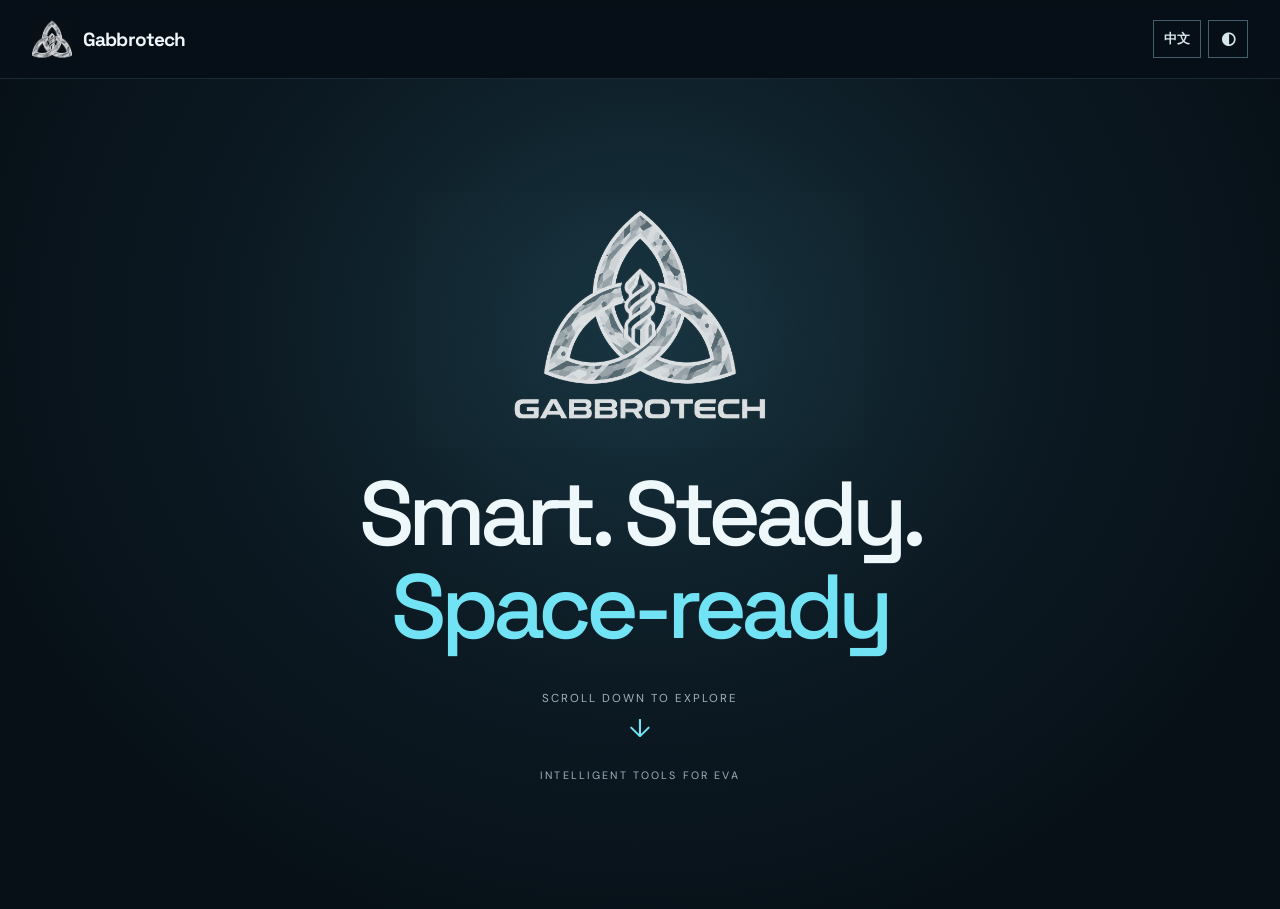
<file: index.html>
<!doctype html><html lang="en"><head><meta charset="utf-8"><meta name="viewport" content="width=device-width,initial-scale=1"><meta name="theme-color" content="#071017"><title>Gabbrotech — Intelligent Tools for the Work Beyond</title><meta name="description" content="Gabbrotech develops intelligent, modular hardware concepts for demanding EVA operations. Explore SmartTorque, a multifunction handheld tool platform."><link rel="icon" type="image/svg+xml" href="data:image/svg+xml,%3Csvg xmlns='http://www.w3.org/2000/svg' viewBox='0 0 64 64'%3E%3Crect width='64' height='64' fill='%23071017'/%3E%3Cpath d='M49 17H22L14 25v22h28l8-8V31H32v8h9v1H23V25h26z' fill='%2372e3f4'/%3E%3C/svg%3E"><link rel="stylesheet" href="/assets/site.css"><link rel="stylesheet" href="/assets/stage.css"><script>if(!location.hash)document.documentElement.classList.add("welcome-active");</script><script defer src="/assets/site.js"></script><script defer src="/assets/features.js"></script><script defer src="/assets/welcome.js"></script></head><body><a class="skip" href="#main">Skip to content</a><header class="site-header"><div class="wrap nav"><a class="brand" href="/" aria-label="Gabbrotech home"><span class="brand-mark" aria-hidden="true"><img src="/assets/gabbrotech-logo.png" alt=""></span>Gabbrotech</a><nav class="nav-links" id="navigation" aria-label="Main navigation"><a href="#about">Company</a><a href="#innovation">Innovation</a><a href="#technology">Technology</a><a href="#applications">Applications</a><a href="/smarttorque/">SmartTorque</a></nav><div class="nav-actions"><div class="display-controls"><button class="display-toggle language-toggle" type="button" data-ui="language" aria-label="Switch to Chinese">中文</button><button class="display-toggle theme-toggle" type="button" data-ui="theme" aria-label="Switch to light mode" title="Theme">◐</button></div><a class="nav-cta" href="/smarttorque/">Explore the product</a><button class="menu-toggle" type="button" aria-label="Toggle navigation" aria-controls="navigation" aria-expanded="false">☰</button></div></div></header><section class="welcome" id="welcome" aria-labelledby="welcome-title"><div class="welcome-logo" role="img" aria-label="Gabbrotech"><img class="welcome-emblem" src="/assets/gabbrotech-logo.png" alt="" aria-hidden="true"><img class="welcome-drill" src="/assets/gabbrotech-logo.png" alt="" aria-hidden="true"></div><h1 class="welcome-title" id="welcome-title" data-i18n-skip>Smart. Steady.<br><em>Space-ready</em></h1><a class="welcome-scroll" id="welcome-scroll" href="#about" aria-label="Scroll down to explore Gabbrotech" aria-hidden="true" aria-disabled="true" tabindex="-1" data-i18n-skip><span id="welcome-scroll-label">Scroll down to explore</span><span class="welcome-scroll-arrow" aria-hidden="true">↓</span></a><p class="welcome-footnote">Intelligent tools for EVA</p></section><main id="main"><section class="hero"><div class="wrap hero-grid"><div><div class="eyebrow">Gabbrotech / Intelligent EVA tools</div><h1 class="brand-headline" data-i18n-skip>Smart. Steady.<br><em>Space-ready</em></h1><p class="lede">Our mission is to design intelligent EVA tools that improve astronaut efficiency and operational safety. SmartTorque brings voice interaction, modular task heads, tool retention and readable feedback into one practical platform.</p><div class="hero-actions"><a class="btn btn-primary" href="/smarttorque/">Meet SmartTorque</a><a class="btn btn-ghost" href="#about">Our approach</a></div></div><div class="hero-media"><span class="media-index">01 / flagship platform</span><img class="hero-brand-logo" src="/assets/gabbrotech-logo.png" alt="Gabbrotech"><span class="media-label">SmartTorque / interactive assembly</span></div></div></section><div class="hero-bottom"><div class="wrap fact-row"><div class="fact"><strong>Intelligence at the interface</strong><span>Voice torque & head-lock control</span></div><div class="fact"><strong>One platform, multiple tasks</strong><span>Quick-change attachments</span></div><div class="fact"><strong>Control in every detail</strong><span>Precision-led operation</span></div></div></div><section class="section" id="about"><div class="wrap"><div class="section-head reveal"><div><div class="overline">01 / About Gabbrotech</div><h2>Intelligent tools. More confident astronauts.</h2></div><p class="section-intro">Our team starts with the realities of EVA: heavy gloves, repeated task changes and the need to keep every tool secure. These constraints guide our vision of tools that make complex operations easier to understand and carry out.</p></div><div class="about-grid"><div class="statement panel reveal"><small>Our mission</small><p>Design intelligent EVA tools that improve <span>efficiency and operational safety.</span></p></div><div class="aside-note panel reveal"><div><small>Flagship concept / SmartTorque</small><img class="company-logo" src="/assets/gabbrotech-logo.png" alt="Gabbrotech company logo"><h3>A multifunction EVA tool platform</h3><p>A powered tool platform supports interchangeable task heads, programmable motion, voice torque adjustment and attachment-lock control.</p></div><a class="btn btn-ghost" href="/smarttorque/">Explore the platform</a></div></div></div></section><section class="section" id="innovation"><div class="wrap"><div class="section-head reveal"><div><div class="overline">02 / Core advantages</div><h2>Four advantages. One practical platform</h2></div><p class="section-intro">Voice interaction, adaptable heads, retention hardware and clear LCD feedback address the practical demands of work outside the spacecraft.</p></div><div class="feature-grid core-four"><article class="feature panel reveal"><span class="num">01 / VOICE</span><div class="feature-interface voice-preview" data-i18n-skip><div class="interface-status"><span id="voice-preview-label">VOICE CONTROL</span><strong id="voice-preview-state">READY</strong></div><div class="signal-command"><select id="voice-preview-command" aria-label="Voice command"><option value="torque">Adjust torque</option><option value="unlock">Unlock attachment</option><option value="lock">Lock attachment</option></select><span class="signal-bars" aria-hidden="true"><i></i><i></i><i></i><i></i><i></i></span></div><button id="voice-preview-button" type="button">Try command</button></div><h3>Fewer input errors</h3><p>Voice commands adjust torque and lock or unlock the attachment, reducing manual input and helping avoid operating mistakes in heavy gloves.</p><a class="feature-detail" href="/smarttorque/?inspect=voice#explore">Inspect voice module <span aria-hidden="true">↗</span></a></article><article class="feature panel reveal"><span class="num">02 / MODULARITY</span><div class="feature-interface" data-i18n-skip><div class="interface-status"><span id="heads-preview-label">TASK HEAD</span><strong id="heads-preview-state">CUT</strong></div><div class="head-preview-options"><button type="button" data-preview-head="scissors" aria-pressed="true">Scissors</button><button type="button" data-preview-head="pliers" aria-pressed="false">Pliers</button><button type="button" data-preview-head="driver" aria-pressed="false">Nut driver</button></div><p class="head-preview-task" id="head-preview-task">Cut suitable material</p></div><h3>More tasks, one body</h3><p>Scissor, plier and nut-driver heads adapt the same powered body to different operating modes and tasks.</p><a class="feature-detail" id="head-preview-link" href="/smarttorque/?head=scissors#explore" data-i18n-skip><span id="head-preview-link-label">View working head</span><span aria-hidden="true">↗</span></a></article><article class="feature panel reveal"><span class="num">03 / RETENTION</span><div class="feature-interface" data-i18n-skip><div class="interface-status"><span id="retention-preview-label">TETHER PATH</span><strong id="retention-preview-state">CHECK</strong></div><div class="retention-preview-path"><span id="retention-collar-label">Printed collar</span><b aria-hidden="true">→</b><span id="retention-ring-label">Curved ring</span></div><button id="retention-preview-button" type="button" aria-pressed="false">Verify connection</button></div><h3>Keep the tool with you</h3><p>A printed collar, curved ring and locked attachments are designed to reduce the risk of losing tools or components.</p><a class="feature-detail" href="/smarttorque/?inspect=retention#explore">Inspect tether parts <span aria-hidden="true">↗</span></a></article><article class="feature panel reveal"><span class="num">04 / FEEDBACK</span><div class="feature-interface lcd-preview" data-i18n-skip><div class="interface-status"><span id="lcd-preview-label">LCD / FEEDBACK</span><strong id="lcd-preview-state">READY</strong></div><dl><dt id="lcd-torque-label">TORQUE</dt><dd data-lcd-preset>PRESET</dd><dt id="lcd-speed-label">SPEED</dt><dd data-lcd-preset>PRESET</dd><dt id="lcd-turns-label">TURNS</dt><dd data-lcd-preset>PRESET</dd></dl><button id="lcd-preview-button" type="button">Next status</button></div><h3>State at a glance</h3><p>The LCD makes device parameters and working status visible, so the operator can review settings before acting.</p><a class="feature-detail" href="/smarttorque/?inspect=lcd#explore">Inspect LCD feedback <span aria-hidden="true">↗</span></a></article></div><p class="fineprint">Interactive previews of the operating workflow</p><div class="design-values reveal"><span>Simple interfaces</span><span>Intelligent assistance</span><span>Practical utility</span><span>Industrial precision</span></div></div></section><section class="section contrast" id="why"><div class="wrap"><div class="section-head reveal"><div><div class="overline">03 / Why it matters</div><h2>The smallest delay can shape the whole task.</h2></div><p class="section-intro">EVA work combines heavy gloves, limited time and unforgiving operating conditions. SmartTorque addresses practical sources of lost motion.</p></div><div class="problem-list"><article class="problem reveal"><span>01</span><h3>Glove-limited input</h3><p>Voice control of torque and attachment locks, together with a readable LCD, reduces reliance on detailed button sequences.</p></article><article class="problem reveal"><span>02</span><h3>Repeated tool changes</h3><p>Common coupling lets operators move between compatible operations with fewer separate devices.</p></article><article class="problem reveal"><span>03</span><h3>Loose hardware risk</h3><p>Tethering and locked attachments support deliberate handling in microgravity.</p></article><article class="problem reveal"><span>04</span><h3>Variable task demands</h3><p>Programmable limits make rotational tasks easier to define and repeat.</p></article></div></div></section><section class="section tech-band" id="technology"><div class="wrap tech-grid"><div class="reveal"><div class="overline">04 / Technology highlights</div><h2>Control from command to motion.</h2><p class="section-intro">The product concept combines an onboard voice-recognition module, LCD feedback and an Arduino-based control board with the mechanical tool platform.</p><div class="tech-list"><div><strong>Configurable operation</strong><span>Preset torque, rotational speed and turn count; stop or alert when a defined condition is reached.</span></div><div><strong>Integrated feedback</strong><span>The LCD presents device parameters and key operating information where the user can check it.</span></div><div><strong>Environment-focused design</strong><span>Structural, material and electronic protection is being designed for vacuum, temperature variation, radiation and electromagnetic interference.</span></div></div></div><div class="system-graphic reveal" aria-label="System overview showing voice and LCD interfaces connected to an Arduino-based control board and modular powered output"><div class="system-row"><div class="system-node"><strong>Voice commands</strong><small>Adjust torque · lock / unlock</small></div><div class="system-arrow">→</div><div class="system-node"><strong>LCD display</strong><small>Review settings and state</small></div></div><div class="system-core">Arduino-based control board</div><div class="system-row"><div class="system-node"><strong>Motor control</strong><small>Torque · speed · turns</small></div><div class="system-arrow">→</div><div class="system-node"><strong>Modular output</strong><small>Locked task attachment</small></div></div></div></div></section><section class="section" id="applications"><div class="wrap"><div class="section-head reveal"><div><div class="overline">05 / Applications</div><h2>One platform. A broader work envelope.</h2></div><p class="section-intro">SmartTorque is conceived for maintenance tasks that benefit from adaptable handling and controlled powered motion.</p></div><div class="applications"><article class="application reveal"><span class="app-no">01 / ORBITAL</span><div><h3>External maintenance</h3><p>Fastening, handling and component work around spacecraft exteriors.</p></div></article><article class="application reveal"><span class="app-no">02 / SURFACE</span><div><h3>Infrastructure servicing</h3><p>Support for repeated field tasks across future surface systems.</p></div></article><article class="application reveal"><span class="app-no">03 / ROBOTICS</span><div><h3>Hardware intervention</h3><p>Tool-assisted adjustments and repairs where precise settings matter.</p></div></article></div></div></section><section class="cta-band"><div class="wrap cta-inner"><div><div class="overline" data-i18n-skip>Smart. Steady. Space-ready.</div><h2>Discover the thinking inside SmartTorque.</h2></div><a class="btn btn-primary" href="/smarttorque/">Explore SmartTorque</a></div></section></main><footer class="site-footer"><div class="wrap"><div class="footer-grid"><div><a class="brand" href="/"><span class="brand-mark" aria-hidden="true"><img src="/assets/gabbrotech-logo.png" alt=""></span>Gabbrotech</a><p>Intelligent hardware concepts for work in demanding environments.</p></div><div class="footer-links"><a href="#about">Company</a><a href="#technology">Technology</a><a href="/smarttorque/">SmartTorque</a></div></div><div class="footer-bottom"><span>© 2026 Gabbrotech. Product concept and specifications subject to validation.</span><span>Designed for deliberate action.</span></div></div></footer></body></html>
</file>
<file: assets/site.css>
@import url('https://fonts.googleapis.com/css2?family=DM+Sans:wght@400;500;600;700&family=Space+Grotesk:wght@400;500;600;700&display=swap');
:root{--bg:#071017;--bg2:#0b1720;--panel:#101f29;--panel2:#132630;--line:#29404c;--text:#eef7fa;--muted:#a0b3bd;--cyan:#72e3f4;--blue:#4b9dce;--display:'Space Grotesk',Arial,sans-serif;--body:'DM Sans',Arial,sans-serif}
*{box-sizing:border-box}html{scroll-behavior:smooth}body{margin:0;background:var(--bg);color:var(--text);font-family:var(--body);font-size:16px;line-height:1.6}body::before{content:'';position:fixed;inset:0;pointer-events:none;opacity:.14;background-image:linear-gradient(rgba(137,196,222,.15) 1px,transparent 1px),linear-gradient(90deg,rgba(137,196,222,.15) 1px,transparent 1px);background-size:72px 72px;mask-image:linear-gradient(to bottom,#000,transparent 80%);z-index:-1}a{color:inherit;text-decoration:none}button{font:inherit}img{max-width:100%;display:block}.skip{position:absolute;top:-50px;left:12px;padding:9px 16px;background:var(--cyan);color:#071017;z-index:100}.skip:focus{top:12px}.wrap{width:min(100% - 64px,1300px);margin:auto}.site-header{border-bottom:1px solid rgba(113,157,177,.2);background:rgba(7,16,23,.87);backdrop-filter:blur(18px);position:sticky;top:0;z-index:50}.nav{min-height:78px;display:flex;align-items:center;justify-content:space-between;gap:28px}.brand{display:flex;align-items:center;gap:11px;font:700 1.19rem var(--display);letter-spacing:-.045em;white-space:nowrap}.brand-mark{display:grid;place-items:center;width:35px;height:35px;border:1.6px solid var(--cyan);color:var(--cyan);font:700 1rem var(--display);clip-path:polygon(0 0,100% 0,100% 73%,74% 100%,0 100%)}.nav-links{display:flex;align-items:center;gap:35px}.nav-links a{font-size:.88rem;color:#c9d7dc;transition:color .2s}.nav-links a:hover,.nav-links a[aria-current=page]{color:var(--cyan)}.nav-actions{display:flex;align-items:center;gap:20px}.nav-cta{border:1px solid #4e7180;padding:9px 17px;color:#f1fbfd;font-size:.84rem;font-weight:700;letter-spacing:.01em;transition:.2s}.nav-cta:hover{border-color:var(--cyan);color:var(--cyan)}.menu-toggle{display:none;border:0;background:none;color:var(--text);font-size:1.6rem;cursor:pointer}.eyebrow{font-size:.76rem;letter-spacing:.22em;text-transform:uppercase;font-weight:700;color:var(--cyan)}.eyebrow::before{content:'';display:inline-block;width:27px;height:1px;background:currentColor;vertical-align:middle;margin-right:12px}.hero{position:relative;overflow:hidden}.hero-grid{display:grid;grid-template-columns:minmax(0, .95fr) minmax(0,1.05fr);min-height:660px;align-items:center;gap:35px;padding-top:58px;padding-bottom:72px}.hero h1,.product-hero h1{font:500 clamp(3.5rem,6vw,6.4rem)/.98 var(--display);letter-spacing:-.077em;margin:27px 0}.hero h1 em,.product-hero h1 em{font-style:normal;color:var(--cyan)}.lede{font-size:1.12rem;color:#b6cbd3;max-width:600px;line-height:1.68}.hero-actions{display:flex;flex-wrap:wrap;gap:12px;margin-top:35px}.btn{display:inline-flex;justify-content:center;align-items:center;min-height:47px;padding:12px 22px;border:1px solid var(--cyan);font-size:.9rem;font-weight:700;letter-spacing:.015em;transition:background .2s,color .2s,transform .2s}.btn:hover{transform:translateY(-2px)}.btn-primary{background:var(--cyan);color:#071017}.btn-primary:hover{background:#a3f0f8}.btn-ghost{border-color:#4d6672;color:var(--text)}.btn-ghost:hover{border-color:var(--cyan);color:var(--cyan)}.hero-media{position:relative;aspect-ratio:1.18;background:radial-gradient(circle at 50% 45%,#163947 0,#0b1d27 42%,#08131b 73%);border:1px solid #24414d;overflow:hidden}.hero-media::before{content:'';position:absolute;inset:5%;border:1px solid rgba(114,227,244,.15);border-radius:50%;transform:rotate(-22deg) scaleY(.76)}.hero-media img{width:100%;height:100%;object-fit:cover;mix-blend-mode:screen}.media-index{position:absolute;left:22px;top:20px;z-index:2;color:#9db8c2;font-size:.72rem;letter-spacing:.18em;text-transform:uppercase}.media-label{position:absolute;right:20px;bottom:20px;color:#d4e9ed;font-size:.72rem;letter-spacing:.12em;text-transform:uppercase;z-index:2}.hero-bottom{border-top:1px solid var(--line);border-bottom:1px solid var(--line);background:#0b1821}.fact-row{display:grid;grid-template-columns:repeat(3,1fr)}.fact{padding:23px 31px;border-right:1px solid var(--line)}.fact:first-child{padding-left:0}.fact:last-child{border:0}.fact strong{display:block;font:500 1.22rem var(--display);letter-spacing:-.04em}.fact span{font-size:.79rem;text-transform:uppercase;letter-spacing:.11em;color:#85a4b1}.section{padding:122px 0}.section-head{display:grid;grid-template-columns:1fr 1fr;align-items:end;gap:64px;margin-bottom:52px}.section h2{font:500 clamp(2.45rem,4vw,4.4rem)/1.06 var(--display);letter-spacing:-.065em;margin:18px 0 0}.section-intro{color:var(--muted);font-size:1.08rem;max-width:560px;margin:0 0 5px}.overline{font-size:.75rem;letter-spacing:.2em;text-transform:uppercase;color:var(--cyan);font-weight:700}.panel{background:linear-gradient(145deg,#11242f,#0b1821);border:1px solid #29424e}.about-grid{display:grid;grid-template-columns:1.15fr .85fr;gap:20px}.statement{min-height:300px;padding:46px;display:flex;flex-direction:column;justify-content:space-between}.statement p{font:400 clamp(1.5rem,2.3vw,2.55rem)/1.25 var(--display);letter-spacing:-.04em;max-width:680px;margin:0}.statement p span{color:var(--cyan)}.statement small,.aside-note small{font-size:.74rem;letter-spacing:.17em;text-transform:uppercase;color:#86a8b7}.aside-note{padding:38px;display:flex;flex-direction:column;justify-content:space-between;gap:35px}.aside-note h3{font:500 1.6rem/1.2 var(--display);margin:0;letter-spacing:-.04em}.aside-note p{color:var(--muted);margin:13px 0 0}.feature-grid{display:grid;grid-template-columns:repeat(3,1fr);gap:18px}.feature{min-height:350px;padding:31px;display:flex;flex-direction:column}.feature .num{font-size:.76rem;letter-spacing:.15em;color:var(--cyan)}.feature h3{font:500 1.85rem/1.12 var(--display);letter-spacing:-.05em;margin:auto 0 12px}.feature p{color:var(--muted);margin:0}.feature-symbol{width:70px;height:70px;border:1px solid #3b6370;border-radius:50%;margin-top:34px;position:relative}.feature-symbol::before,.feature-symbol::after{content:'';position:absolute;border:1px solid var(--cyan)}.feature-symbol.one::before{inset:14px;border-radius:50%;border-right-color:transparent}.feature-symbol.one::after{height:1px;width:32px;left:18px;top:34px;border:0;background:var(--cyan)}.feature-symbol.two::before{width:22px;height:22px;left:10px;top:23px;transform:rotate(45deg)}.feature-symbol.two::after{width:22px;height:22px;right:10px;top:23px;transform:rotate(45deg)}.feature-symbol.three::before{inset:13px;border-radius:50%}.feature-symbol.three::after{width:30px;height:30px;top:19px;left:19px;border-radius:50%;border-left-color:transparent}.contrast{background:#d9e6e9;color:#0b1a22}.contrast .overline{color:#175b74}.contrast .section-intro{color:#3b5967}.problem-list{display:grid;grid-template-columns:repeat(4,1fr);border-top:1px solid #9cb3bc}.problem{padding:28px 22px 0 0}.problem:not(:last-child){border-right:1px solid #9cb3bc;margin-right:23px}.problem span{color:#126b84;font:600 1.3rem var(--display)}.problem h3{font:600 1.15rem var(--display);letter-spacing:-.03em}.problem p{color:#435e68;font-size:.94rem}.tech-band{position:relative;overflow:hidden;background:radial-gradient(circle at 70% 30%,#123747,#071017 58%);border-top:1px solid #25414d;border-bottom:1px solid #25414d}.tech-grid{display:grid;grid-template-columns:.9fr 1.1fr;gap:60px;align-items:center}.tech-list{display:grid;gap:0;margin-top:32px}.tech-list div{padding:19px 0;border-top:1px solid var(--line)}.tech-list strong{display:block;font:500 1.12rem var(--display)}.tech-list span{display:block;color:var(--muted);font-size:.92rem;margin-top:5px}.system-graphic{padding:42px;border:1px solid #34525f;background:#0b1b25;min-height:470px;display:grid;align-content:center;gap:12px}.system-row{display:grid;grid-template-columns:1fr 38px 1fr;align-items:center;gap:12px}.system-node{min-height:94px;padding:18px;border:1px solid #3e6875;background:#112a34}.system-node strong{display:block;font:.95rem var(--display);color:#f1fbfd}.system-node small{display:block;color:#98b4be;margin-top:7px}.system-arrow{text-align:center;color:var(--cyan);font-size:1.3rem}.system-core{padding:23px;border:1px solid var(--cyan);background:rgba(68,182,205,.08);text-align:center;font:500 1.3rem var(--display)}.applications{display:grid;grid-template-columns:repeat(3,1fr);gap:18px}.application{padding:30px;min-height:230px;display:flex;flex-direction:column;justify-content:space-between;border:1px solid var(--line);background:#0c1922}.application .app-no{font-size:.75rem;color:var(--cyan);letter-spacing:.18em}.application h3{font:500 1.45rem var(--display);letter-spacing:-.04em;margin:0 0 8px}.application p{color:var(--muted);margin:0;font-size:.92rem}.cta-band{padding:75px 0;background:#12323e;border-top:1px solid #2d5d6c}.cta-inner{display:flex;justify-content:space-between;align-items:center;gap:35px}.cta-inner h2{font:500 clamp(2.2rem,3.4vw,3.8rem)/1.06 var(--display);letter-spacing:-.06em;max-width:650px;margin:10px 0 0}.site-footer{padding:45px 0 28px;background:#050c11}.footer-grid{display:flex;align-items:start;justify-content:space-between;gap:30px}.footer-grid p{max-width:400px;color:#8fa5ae;font-size:.9rem}.footer-links{display:flex;gap:40px;font-size:.85rem;color:#bfd0d5}.footer-links a:hover{color:var(--cyan)}.footer-bottom{display:flex;justify-content:space-between;gap:20px;border-top:1px solid #23333c;margin-top:55px;padding-top:18px;color:#7e959f;font-size:.75rem}.product-hero{overflow:hidden;background:radial-gradient(circle at 75% 40%,#123746 0,transparent 45%)}.product-hero .hero-grid{min-height:620px}.product-hero h1{font-size:clamp(3.3rem,5.7vw,6.1rem)}.product-meta{display:flex;gap:30px;flex-wrap:wrap;margin-top:42px;padding-top:19px;border-top:1px solid #3d5a66}.product-meta span{font-size:.74rem;letter-spacing:.16em;text-transform:uppercase;color:#8bb2c0}.feature-lines{display:grid;grid-template-columns:repeat(2,1fr);gap:17px}.feature-line{padding:29px;min-height:210px}.feature-line h3{font:500 1.5rem var(--display);letter-spacing:-.04em;margin:14px 0 12px}.feature-line p{color:var(--muted);margin:0;font-size:.94rem}.attachment-tabs{display:flex;gap:4px;border-bottom:1px solid var(--line);margin:38px 0 0}.attachment-tabs button{border:0;border-bottom:2px solid transparent;background:none;color:#a9bec7;padding:15px 24px;cursor:pointer;text-align:left}.attachment-tabs button[aria-selected=true]{color:var(--cyan);border-color:var(--cyan)}.attachment-detail{display:grid;grid-template-columns:1fr 1fr;min-height:320px;border:1px solid var(--line);background:#0f202a}.attachment-visual{display:grid;place-items:center;background:radial-gradient(circle,#1e4351,#0b1a23 66%);border-right:1px solid var(--line)}.attachment-visual svg{width:min(58%,220px);height:auto;color:var(--cyan)}.attachment-copy{padding:48px;display:flex;flex-direction:column;justify-content:center}.attachment-copy h3{font:500 2rem var(--display);margin:0 0 12px;letter-spacing:-.05em}.attachment-copy p{color:var(--muted);max-width:450px}.attachment-copy small{color:var(--cyan);text-transform:uppercase;letter-spacing:.14em}.steps{display:grid;grid-template-columns:repeat(4,1fr);gap:15px}.step{padding:28px;border-top:2px solid #4e91a5;background:#0e1e27}.step b{color:var(--cyan);font:500 1.7rem var(--display)}.step h3{font:500 1.2rem var(--display);margin:45px 0 8px}.step p{color:var(--muted);font-size:.93rem;margin:0}.metrics-intro{padding:18px 22px;background:#16303b;border-left:2px solid var(--cyan);color:#c3d7dd;max-width:840px;margin-bottom:30px}.metric-groups{display:grid;grid-template-columns:repeat(3,1fr);gap:16px}.metric-group{border:1px solid var(--line);padding:26px;background:#0d1b24}.metric-group h3{font:500 1.35rem var(--display);margin:0 0 20px}.metric-group ul{padding:0;margin:0;list-style:none}.metric-group li{padding:15px 0;border-top:1px solid #29414d}.metric-group strong{display:block;font-size:.95rem}.metric-group span{display:block;font-size:.83rem;color:var(--muted);margin-top:4px}.metric-group .pending{font-size:.7rem;text-transform:uppercase;letter-spacing:.11em;color:var(--cyan)}.architecture{display:grid;grid-template-columns:1fr 1fr;gap:35px;align-items:start}.component-list{display:grid;gap:10px}.component{padding:20px 25px;border:1px solid var(--line);background:#10222c}.component strong{font:500 1.05rem var(--display)}.component p{color:var(--muted);margin:7px 0 0;font-size:.9rem}.architecture-note{padding:37px;border:1px solid #376170;background:linear-gradient(145deg,#153440,#0a1922)}.architecture-note h3{font:500 2.1rem/1.16 var(--display);letter-spacing:-.05em;margin:0 0 20px}.architecture-note p{color:#a6c0c9}.fineprint{font-size:.78rem;color:#89a1aa;margin-top:22px}.reveal{opacity:0;transform:translateY(18px);transition:opacity .7s,transform .7s}.reveal.visible{opacity:1;transform:none}a:focus-visible,button:focus-visible{outline:2px solid var(--cyan);outline-offset:3px}@media(max-width:980px){.wrap{width:min(100% - 40px,1300px)}.hero-grid{grid-template-columns:1fr;min-height:0;padding-top:70px}.hero-media{aspect-ratio:1.65}.section-head{gap:25px}.tech-grid{grid-template-columns:1fr}.system-graphic{min-height:0}.steps{grid-template-columns:repeat(2,1fr)}}@media(max-width:720px){.nav{min-height:66px}.menu-toggle{display:block}.nav-links{display:none;position:absolute;top:65px;left:0;right:0;padding:18px 22px 25px;background:#0a1a22;border-bottom:1px solid var(--line);flex-direction:column;align-items:stretch;gap:17px}.nav-links.open{display:flex}.nav-actions .nav-cta{display:none}.hero-grid{padding-top:57px;padding-bottom:48px;gap:38px}.hero h1,.product-hero h1{font-size:clamp(3rem,13vw,4.2rem)}.hero-media{aspect-ratio:1.15}.fact-row,.feature-grid,.applications,.metric-groups{grid-template-columns:1fr}.fact{border-right:0;border-bottom:1px solid var(--line);padding:17px 0}.section{padding:77px 0}.section-head,.about-grid,.attachment-detail,.architecture{grid-template-columns:1fr;gap:28px}.section-head{margin-bottom:35px}.statement{padding:29px;min-height:260px}.aside-note{padding:29px}.feature{min-height:260px}.contrast .problem-list{grid-template-columns:1fr 1fr}.problem{border:0!important;margin:0!important;padding:20px 12px 0 0}.system-graphic{padding:19px}.system-row{grid-template-columns:1fr 20px 1fr}.system-node{padding:10px;min-height:100px}.application{min-height:190px}.cta-inner,.footer-grid{flex-direction:column;align-items:flex-start}.footer-bottom{flex-direction:column}.attachment-visual{min-height:240px;border-right:0;border-bottom:1px solid var(--line)}.attachment-copy{padding:30px}.attachment-tabs button{padding:14px 12px;font-size:.87rem}.steps{grid-template-columns:1fr 1fr}.step h3{margin-top:24px}}@media(max-width:420px){.wrap{width:min(100% - 32px,1300px)}.hero-actions .btn{width:100%}.steps,.contrast .problem-list{grid-template-columns:1fr}.system-node small{font-size:.72rem}}
/* Display preferences */
.display-controls{display:flex;align-items:center;gap:7px}.display-toggle{min-width:40px;height:38px;padding:0 10px;border:1px solid #425f6b;background:transparent;color:#d6e7ec;cursor:pointer;font-size:.8rem;font-weight:700}.theme-toggle{font-size:1.08rem}.display-toggle:hover{border-color:var(--cyan);color:var(--cyan)}
html[data-theme="light"]{--bg:#edf3f5;--bg2:#e3ecef;--panel:#f5f8f9;--panel2:#e7eff2;--line:#b5c7ce;--text:#162a34;--muted:#536c77;color-scheme:light}
html[data-theme="light"] body{background:#edf3f5;color:#162a34}
html[data-theme="light"] body::before{opacity:.12;background-image:linear-gradient(rgba(31,77,92,.2) 1px,transparent 1px),linear-gradient(90deg,rgba(31,77,92,.2) 1px,transparent 1px)}
html[data-theme="light"] .site-header{background:rgba(241,247,249,.92);border-color:rgba(50,87,101,.22)}
html[data-theme="light"] .brand,html[data-theme="light"] .nav-links a,html[data-theme="light"] .nav-cta,html[data-theme="light"] .display-toggle,html[data-theme="light"] .menu-toggle{color:#17313c}
html[data-theme="light"] .brand-mark{color:#12647b;border-color:#12647b}
html[data-theme="light"] .display-toggle{border-color:#9bb1ba}
html[data-theme="light"] .hero,.html[data-theme="light"] .product-hero{background:radial-gradient(circle at 75% 40%,#d9e9ee 0,transparent 48%)}
html[data-theme="light"] .hero h1,html[data-theme="light"] .product-hero h1,html[data-theme="light"] .section h2,html[data-theme="light"] .feature h3,html[data-theme="light"] .feature-line h3,html[data-theme="light"] .aside-note h3,html[data-theme="light"] .cta-inner h2{color:#162a34}
html[data-theme="light"] .lede,html[data-theme="light"] .section-intro,html[data-theme="light"] .feature p,html[data-theme="light"] .feature-line p,html[data-theme="light"] .statement p,html[data-theme="light"] .aside-note p,html[data-theme="light"] .application p,html[data-theme="light"] .architecture-note p,html[data-theme="light"] .component p,html[data-theme="light"] .step p{color:#4d6570}
html[data-theme="light"] .hero-bottom,html[data-theme="light"] .panel,html[data-theme="light"] .feature,html[data-theme="light"] .feature-line,html[data-theme="light"] .application,html[data-theme="light"] .step,html[data-theme="light"] .metric-group,html[data-theme="light"] .component,html[data-theme="light"] .system-graphic,html[data-theme="light"] .system-node,html[data-theme="light"] .attachment-detail,html[data-theme="light"] .metric-group{background:#f6f9fa;border-color:#c1d0d5}
html[data-theme="light"] .tech-band{background:radial-gradient(circle at 70% 30%,#d6e8ed,#edf3f5 58%);border-color:#c1d0d5}
html[data-theme="light"] .system-node strong,html[data-theme="light"] .system-core,html[data-theme="light"] .metric-group h3,html[data-theme="light"] .metric-group strong,html[data-theme="light"] .component strong,html[data-theme="light"] .step h3,html[data-theme="light"] .application h3{color:#17313c}
html[data-theme="light"] .system-core{background:#e3f3f6}
html[data-theme="light"] .attachment-visual{background:radial-gradient(circle,#deedf1,#f3f7f8 66%);border-color:#c1d0d5}
html[data-theme="light"] .attachment-copy p,html[data-theme="light"] .metric-group span,html[data-theme="light"] .system-node small{color:#536c77}
html[data-theme="light"] .cta-band{background:#d8e9ed;border-color:#b5cbd2}
html[data-theme="light"] .site-footer{background:#e1eaed}
html[data-theme="light"] .site-footer .brand,html[data-theme="light"] .site-footer p,html[data-theme="light"] .site-footer .footer-links,html[data-theme="light"] .footer-bottom{color:#425d68}
html[data-theme="light"] .product-stage{background:radial-gradient(ellipse at 46% 53%,#d4e7ec 0,#e8f0f2 48%,#edf3f5 100%)}
html[data-theme="light"] .viewer-topline{color:#294b58;background:rgba(235,244,247,.65);border-color:rgba(56,107,124,.2)}
html[data-theme="light"] .viewer-top-controls button,html[data-theme="light"] .viewer-action{background:#e1eef1;color:#184052;border-color:#8baeb9}
html[data-theme="light"] .viewer-hint,html[data-theme="light"] .stage-foot{color:#4d6570}
html[data-theme="light"] .part-panel{background:rgba(239,247,249,.82);border-color:rgba(55,103,119,.42)}
html[data-theme="light"] .part-panel-top,html[data-theme="light"] .part-selector h3{color:#486672;border-color:#bfd0d5}
html[data-theme="light"] .part-copy p{color:#536c77}
html[data-theme="light"] .part-button{background:#e1ecef;color:#1c3944}
html[data-theme="light"] .part-button:hover,html[data-theme="light"] .part-button[aria-pressed=true]{background:#d1e8ee}
html[data-theme="light"] .metric-groups li,html[data-theme="light"] .fact,html[data-theme="light"] .tech-list div{border-color:#c4d3d8}
html[data-theme="light"] .product-stage .stage-intro h1{color:#172f3a}
@media(max-width:720px){.nav-actions{gap:9px}.nav-actions .display-controls{gap:4px}.display-toggle{min-width:36px;height:35px;padding:0 7px}.display-controls{order:0}.nav-actions .nav-cta{display:none}.nav .menu-toggle{display:block}}

/* Exact company mark supplied by Gabbrotech */
.brand-mark{position:relative;width:40px;height:40px;overflow:hidden;background:#fff;border:1px solid rgba(20,54,82,.22);clip-path:none}
.brand-mark img{position:absolute;width:94px;max-width:none;height:auto;left:-27px;top:-2px}
.company-logo{width:min(100%,280px);padding:9px 13px;background:#fff;border:1px solid rgba(20,54,82,.18);margin-top:18px}
/* Preserve the supplied mark; blend its white backdrop into each page theme. */
.brand-mark,html[data-theme="light"] .brand-mark{background:transparent;border:0}
.company-logo{background:transparent;padding:0;border:0}
.brand-mark img,.company-logo{filter:grayscale(1) invert(1);mix-blend-mode:screen}
html[data-theme="light"] .brand-mark img,html[data-theme="light"] .company-logo{filter:none;mix-blend-mode:multiply}
.architecture-note,html[data-theme="light"] .architecture-note{color:#eef7fa}
.architecture-note h3,html[data-theme="light"] .architecture-note h3{color:#eef7fa}
.architecture-note p,html[data-theme="light"] .architecture-note p{color:#c0d3dc}
.architecture-note .fineprint,html[data-theme="light"] .architecture-note .fineprint{color:#a9c1cc}
.architecture-note .overline,html[data-theme="light"] .architecture-note .overline{color:#88e2ef}
/* Keep the mission label and statement together, regardless of the logo card height. */
.about-grid{align-items:start}
.statement{justify-content:flex-start;gap:24px;min-height:0;padding:clamp(26px,3.5vw,46px)}
.statement p{margin:0;line-height:1.4;max-width:24ch}
html[lang="zh-CN"] .statement p{max-width:none;letter-spacing:-.02em;line-height:1.5;word-break:normal;text-wrap:pretty}
/* The About heading is a navigation focus target, not an interactive control. */
#about h2[tabindex="-1"]:focus{outline:none}
</file>
<file: assets/stage.css>
.product-stage{position:relative;padding:48px 0 36px;background:radial-gradient(ellipse at 46% 53%,#123848 0,#07131b 48%,#071017 100%)}
.home-preview-mark{position:absolute;inset:0;display:grid;place-items:center;font:500 clamp(7rem,18vw,15rem)/1 var(--display);letter-spacing:-.16em;color:transparent;-webkit-text-stroke:2px rgba(114,227,244,.7);text-shadow:0 0 65px rgba(38,147,182,.3);transform:skewX(-12deg) translateX(-.04em)}
.stage-intro{display:grid;grid-template-columns:1fr 360px;gap:50px;align-items:end;margin-bottom:40px}
.stage-intro h1{font:500 clamp(2.8rem,5.4vw,5.7rem)/1.02 var(--display);letter-spacing:-.07em;margin:20px 0 0;max-width:800px}
.stage-intro h1 em{font-style:normal;color:var(--cyan)}
.stage-intro .lede{margin:0 0 5px;font-size:1rem}
.brand-promise{margin-top:14px;font-size:.78rem;letter-spacing:.14em;color:var(--cyan)}
.retention-grid{display:grid;grid-template-columns:1fr 1fr;gap:24px}.retention-card{padding:clamp(24px,4vw,44px)}.retention-card h3{font-size:1.45rem;margin:0 0 25px}.connection-path{display:flex;align-items:center;gap:12px;min-height:85px}.connection-path span{flex:1;padding:15px 10px;border:1px solid var(--line);font-size:.9rem;text-align:center}.connection-path b{font-weight:400;color:var(--cyan)}.retention-card p{color:var(--muted);margin:25px 0}.retention-card .btn{margin-top:5px}
@media(min-width:1001px){.viewer-topline{padding-right:calc(min(360px,29vw) + clamp(22px,4vw,72px) + 24px)}}
@media(min-width:681px) and (max-width:1000px){.viewer-topline{padding-right:calc(min(340px,35vw) + 4vw + 24px)}}
@media(max-width:760px){.retention-grid{grid-template-columns:1fr}.connection-path{gap:8px}.connection-path span{font-size:.8rem;padding:12px 7px}}
.explorer-grid{display:block;position:relative;width:100%;max-width:none;min-height:clamp(620px,78vh,900px);margin-left:0;margin-right:0;background:transparent}
.viewer-shell{position:absolute;inset:0;min-height:0;overflow:hidden;border:0;background:transparent}
.viewer-topline{position:absolute;z-index:4;top:0;left:0;right:0;padding:17px 22px;display:flex;justify-content:space-between;gap:20px;border-bottom:1px solid rgba(123,193,210,.2);font-size:.7rem;letter-spacing:.18em;color:#a5c7d0;background:rgba(6,17,24,.55)}
.viewer-topline span:last-child{color:var(--cyan)}
.viewer-top-controls{display:flex;align-items:center;gap:14px}.viewer-top-controls button{display:grid;place-items:center;width:29px;height:29px;border:1px solid #5b8795;background:#14323d;color:var(--cyan);font-size:1.25rem;line-height:1;cursor:pointer}.viewer-top-controls button:hover,.viewer-top-controls button[aria-pressed=true]{background:#285666;border-color:var(--cyan)}
.viewer-canvas{position:absolute;inset:0}
.viewer-canvas canvas{display:block;width:100%;height:100%;cursor:grab}
.viewer-canvas canvas:active{cursor:grabbing}
.viewer-loading{position:absolute;z-index:2;top:50%;left:50%;transform:translate(-50%,-50%);padding:12px 20px;background:rgba(5,15,21,.85);border:1px solid #426471;color:#d4e8ee;text-align:center;width:min(80%,420px)}
.viewer-loading[hidden]{display:none}
.viewer-hint{position:absolute;z-index:4;bottom:84px;left:22px;right:22px;font-size:.78rem;color:#91abb5;pointer-events:none}
.viewer-actions{position:absolute;z-index:4;left:22px;right:22px;bottom:20px;display:flex;gap:9px}
.viewer-action{background:#13313d;color:#e6f8fa;border:1px solid #5b8795;padding:9px 15px;cursor:pointer;font-size:.84rem;font-weight:700}
.viewer-action:hover:not(:disabled){background:#1d4a59;border-color:var(--cyan)}
.viewer-action:disabled{opacity:.45;cursor:not-allowed}
.part-panel{position:absolute;z-index:5;right:clamp(22px,4vw,72px);top:22px;bottom:22px;width:min(360px,29vw);display:flex;flex-direction:column;min-width:0;background:rgba(12,30,40,.78);border:1px solid rgba(93,143,159,.42);backdrop-filter:blur(18px)}
.part-panel-top{display:flex;justify-content:space-between;gap:10px;padding:18px 22px;border-bottom:1px solid #345766;color:#9ebac5;font-size:.69rem;letter-spacing:.16em}
.part-copy{padding:32px 25px 22px;min-height:260px}
.part-copy h2{font:500 2.1rem/1.1 var(--display);letter-spacing:-.05em;margin:15px 0}
.part-copy p{color:#abc0c9;font-size:.95rem;margin:0}
.part-selector{padding:0 25px 24px;min-height:0;flex:1;display:flex;flex-direction:column}
.part-selector h3{font:600 .75rem var(--body);text-transform:uppercase;letter-spacing:.16em;color:#8faebb;margin:0 0 9px}
.part-list{display:grid;gap:4px;overflow-y:auto;max-height:300px;padding-right:5px}
.part-button{width:100%;display:flex;align-items:center;gap:13px;text-align:left;padding:12px 10px;border:1px solid transparent;background:#17313d;color:#d0e3e9;cursor:pointer}
.part-button:hover,.part-button[aria-pressed=true]{border-color:#67cde4;background:#1b4351}
.part-button span{font-size:.73rem;color:var(--cyan);letter-spacing:.1em}
.part-button strong{font-size:.87rem;font-weight:600;overflow:hidden;text-overflow:ellipsis;white-space:nowrap}
.stage-foot{display:flex;justify-content:space-between;gap:20px;padding-top:18px;color:#8faab4;font-size:.75rem;letter-spacing:.04em}
.stage-foot a{color:var(--cyan)}
@media(max-width:1000px){.stage-intro{grid-template-columns:1fr}.part-panel{width:min(340px,35vw)}.part-copy{min-height:0}.part-list{max-height:240px}}
@media(max-width:680px){.product-stage{padding-top:24px}.stage-intro{gap:8px;margin-bottom:18px}.stage-intro h1{font-size:clamp(2.1rem,9vw,3.2rem);margin:9px 0 0}.stage-intro .lede{font-size:.86rem;line-height:1.45}.feature-lines{grid-template-columns:1fr}.explorer-grid{width:100%;margin:0;min-height:0;padding:0 16px}.viewer-shell{position:relative;inset:auto;min-height:430px;height:68vh;max-height:620px}.part-panel{position:relative;inset:auto;width:auto;display:flex;border:0;border-top:1px solid rgba(93,143,159,.42);background:rgba(12,30,40,.54);backdrop-filter:blur(10px)}.part-copy{padding:22px}.part-selector{padding:0 22px 20px}.part-list{max-height:180px}.viewer-hint{bottom:88px;font-size:.7rem}.stage-foot{flex-direction:column}}
@media(prefers-reduced-motion:reduce){.reveal{opacity:1;transform:none;transition:none}html{scroll-behavior:auto}}
.head-switcher{position:absolute;left:22px;top:76px;z-index:4;max-width:calc(100% - 440px)}
.head-switcher-label{font-size:.68rem;letter-spacing:.18em;color:var(--muted);margin-bottom:9px}
.head-options{display:flex;flex-wrap:wrap;gap:7px}
.head-options button{border:1px solid #486c7a;background:rgba(9,27,37,.83);color:#b9d1db;padding:9px 15px;font-size:.85rem;cursor:pointer}
.head-options button[aria-pressed="true"]{border-color:var(--cyan);background:#164250;color:#e4f8fb}
.head-options button:disabled{opacity:.4;cursor:wait}
.head-switcher p{max-width:520px;font-size:.84rem;line-height:1.5;color:var(--muted);margin:11px 0}
html[data-theme="light"] .head-options button{background:rgba(244,249,251,.94);color:#224653;border-color:#99b5c0}
html[data-theme="light"] .head-options button[aria-pressed="true"]{background:#cfeaf0;border-color:#23728a;color:#174759}
html[lang="zh-CN"]{--body:"Microsoft YaHei","PingFang SC",system-ui,sans-serif;--display:"Microsoft YaHei","PingFang SC",system-ui,sans-serif}
html[lang="zh-CN"] h1,html[lang="zh-CN"] h2{letter-spacing:0;line-height:1.2;font-weight:600}
html[lang="zh-CN"] .stage-intro h1{font-size:clamp(2.6rem,4.7vw,5rem);max-width:900px}
html[lang="zh-CN"] .hero h1{font-size:clamp(3rem,5.2vw,5.5rem)}
html[lang="zh-CN"] .eyebrow,html[lang="zh-CN"] .overline{letter-spacing:.08em}
html[lang="zh-CN"] .part-copy h2{font-size:1.8rem}
html[lang="zh-CN"] .section h2{font-size:clamp(2rem,3.5vw,3.5rem);max-width:780px}
@media(max-width:1000px){.head-switcher{max-width:calc(100% - 380px)}}
@media(max-width:680px){.head-switcher{left:16px;right:16px;top:68px;max-width:none}.head-options button{padding:7px 10px;font-size:.76rem}.head-switcher p{font-size:.76rem}.viewer-topline{padding:14px 16px}.viewer-shell{min-height:560px;height:76vh;max-height:720px}html[lang="zh-CN"] .stage-intro h1{font-size:clamp(2rem,8.4vw,3.3rem)}}
.display-toggle{white-space:nowrap;flex-shrink:0}.nav-actions{flex-shrink:0}
@media(max-width:1100px){.nav{min-height:70px;gap:20px}.menu-toggle{display:block}.nav-actions .nav-cta{display:none}.nav-links{display:none;position:absolute;top:69px;left:0;right:0;padding:20px 24px;background:#0a1a22;border-bottom:1px solid var(--line);flex-direction:column;align-items:stretch;gap:17px}.nav-links.open{display:flex}html[data-theme="light"] .nav-links{background:#f2f7f9}}
@media(min-width:681px){.viewer-topline{right:calc(min(340px,35vw) + 4vw + 20px);padding-right:22px;letter-spacing:.08em}.viewer-top-controls{gap:9px}.viewer-top-controls span{font-size:.65rem}}
@media(min-width:1001px){.viewer-topline{right:calc(min(360px,29vw) + clamp(22px,4vw,72px) + 20px)}}
html[data-theme="light"]{--cyan:#17657d}
html[data-theme="light"] .viewer-topline{background:rgba(232,242,246,.8);color:#3c6474}
html[data-theme="light"] .viewer-top-controls button{background:#e3f0f5;color:#175e75;border-color:#93b0bd}
.brand-headline{font-family:'Space Grotesk',Arial,sans-serif!important;letter-spacing:-.055em!important;font-weight:500!important}
.stage-intro .brand-headline{font-size:clamp(3.4rem,6.4vw,6.5rem);line-height:1.05;margin-top:24px;max-width:950px}
html[lang="zh-CN"] .stage-intro .brand-headline{font-size:clamp(3.4rem,6.4vw,6.5rem);line-height:1.05}
.core-four{grid-template-columns:repeat(4,1fr)}.core-four .feature{padding:26px;min-height:345px}.core-four .feature h3{font-size:1.5rem}.core-four .feature p{font-size:.94rem}
.feature-symbol.four::before{inset:18px 10px;border-radius:2px}.feature-symbol.four::after{left:20px;top:29px;width:26px;height:8px;border-width:0 0 1px 0}
.design-values{display:flex;justify-content:space-between;gap:20px;flex-wrap:wrap;border-top:1px solid var(--line);padding:22px 0 0;margin-top:30px;color:var(--muted);font-size:.9rem}
.hero-media .hero-brand-logo{position:absolute;inset:18% 8%;width:84%;height:64%;object-fit:contain;filter:grayscale(1) invert(1);mix-blend-mode:screen}
html[data-theme="light"] .hero-media{background:radial-gradient(circle,#dae9ed,#edf3f5);border-color:#b8cdd4}
html[data-theme="light"] .hero-media .hero-brand-logo{filter:none;mix-blend-mode:multiply}
.motion-console{margin:0 22px 20px;padding:16px 0;border-top:1px solid var(--line);border-bottom:1px solid var(--line)}
.motion-toolbar{display:flex;gap:7px;align-items:center;flex-wrap:wrap}.motion-toolbar button{background:transparent;color:var(--text);border:1px solid var(--line);padding:7px 10px;font-size:.77rem;cursor:pointer}.motion-toolbar button[aria-pressed=true]{background:#174451;border-color:var(--cyan);color:#e6f8fa}.motion-toolbar button:disabled{opacity:.4;cursor:wait}.motion-toolbar span{font-size:.63rem;letter-spacing:.08em;color:var(--cyan);margin-left:auto}
.drive-label{display:block;font-size:.72rem;color:var(--muted);margin:14px 0 8px}.drive-row{display:flex;align-items:center;gap:12px}.drive-row input{width:100%;min-width:0;accent-color:var(--cyan);cursor:ew-resize}.drive-row output{font-variant-numeric:tabular-nums;font-size:.8rem;min-width:36px;color:var(--cyan)}.motion-console p{font-size:.77rem;color:var(--muted);line-height:1.4;margin:10px 0 7px}.motion-console small{display:block;font-size:.66rem;color:var(--muted);line-height:1.4}
.part-copy{min-height:0;padding:22px 25px 16px}.part-copy p{font-size:.86rem;line-height:1.5}.part-copy h2{font-size:1.7rem;margin:10px 0}.part-panel{bottom:16px}
@media(max-width:1000px){.core-four{grid-template-columns:1fr 1fr}.part-copy{padding:18px 20px 12px}.part-copy h2,html[lang="zh-CN"] .part-copy h2{font-size:1.5rem}.motion-console{margin:0 20px 12px}.motion-console small{font-size:.63rem}}
@media(max-width:680px){.core-four{grid-template-columns:1fr}.stage-intro .brand-headline,html[lang="zh-CN"] .stage-intro .brand-headline{font-size:clamp(2.8rem,10vw,4.5rem)}.motion-console{margin:0 22px 18px}.part-panel{bottom:auto}.part-copy{padding:22px}.stage-intro{margin-bottom:24px}}
.hero .brand-headline,html[lang="zh-CN"] .hero .brand-headline{font-size:clamp(3.4rem,6.6vw,6.4rem);line-height:1.05;max-width:11ch}
@media(max-width:680px){.hero .brand-headline,html[lang="zh-CN"] .hero .brand-headline{font-size:clamp(2.8rem,10.5vw,4.5rem)}}
/* Brand welcome: exact supplied logo, split into an emblem and a moving drill. */
.welcome{display:none}
html.welcome-active .welcome{display:flex;min-height:calc(100svh - 70px);padding:30px 24px 42px;flex-direction:column;align-items:center;justify-content:center;gap:20px;text-align:center;position:relative;isolation:isolate;background:radial-gradient(ellipse at 50% 30%,#173440 0%,#0c1a23 43%,#071017 78%)}
html.welcome-active #main,html.welcome-active .site-footer{display:none}
html.welcome-active .nav-links,html.welcome-active .nav-cta,html.welcome-active .menu-toggle{display:none!important}
.welcome-logo{width:clamp(280px,35vw,530px);aspect-ratio:1659/948;position:relative;perspective:850px;flex:0 0 auto}
.welcome-logo img{position:absolute;inset:0;width:100%;height:100%;max-width:none;filter:grayscale(1) invert(1);mix-blend-mode:screen}
.welcome-emblem{clip-path:polygon(evenodd,0% 0%,100% 0%,100% 100%,0% 100%,0% 0%,50% 29.1%,53.65% 35.2%,53.8% 38.3%,53.3% 41%,53.85% 44.1%,53.65% 46.7%,53.3% 48.2%,53.8% 50.3%,53.65% 52.5%,53.7% 56.9%,50% 61.7%,46.3% 56.9%,46.3% 53.5%,46.2% 50.6%,46.7% 48%,46.35% 46.1%,46.3% 43.2%,46.65% 41.2%,46.2% 38.5%,46.3% 36.2%,47.55% 33.65%,50% 29.1%,0% 0%);animation:emblem-arrive .9s ease both}
.welcome-drill{clip-path:polygon(50% 29.1%,53.65% 35.2%,53.8% 38.3%,53.3% 41%,53.85% 44.1%,53.65% 46.7%,53.3% 48.2%,53.8% 50.3%,53.65% 52.5%,53.7% 56.9%,50% 61.7%,46.3% 56.9%,46.3% 53.5%,46.2% 50.6%,46.7% 48%,46.35% 46.1%,46.3% 43.2%,46.65% 41.2%,46.2% 38.5%,46.3% 36.2%,47.55% 33.65%);transform-origin:50% 45%;animation:drill-rise 2.4s cubic-bezier(.22,.61,.36,1) .25s both}
.welcome-title,html[lang="zh-CN"] .welcome-title{font:500 clamp(3.3rem,7.1vw,7.2rem)/1.03 'Space Grotesk',Arial,sans-serif;letter-spacing:-.065em;margin:0;color:var(--text)}
.welcome-title em{font-style:normal;color:var(--cyan)}
.welcome-footnote{font-size:.67rem;letter-spacing:.2em;color:var(--muted);margin:2px 0 0;text-transform:uppercase}
html[data-theme="light"].welcome-active .welcome{background:radial-gradient(ellipse at 50% 30%,#d7e7ec 0%,#edf3f5 70%)}
html[data-theme="light"] .welcome-logo img{filter:none;mix-blend-mode:multiply}
html.welcome-leaving .welcome{animation:welcome-exit .4s ease forwards;pointer-events:none}
@keyframes emblem-arrive{from{opacity:0;transform:translateY(8px)}to{opacity:1;transform:translateY(0)}}
@keyframes drill-rise{0%{opacity:0;transform:translateY(18%) rotateY(-720deg)}12%{opacity:1}100%{opacity:1;transform:translateY(0) rotateY(0deg)}}
@keyframes welcome-exit{to{opacity:0;transform:translateY(-14px)}}
@media(max-width:680px){html.welcome-active .welcome{gap:22px;padding:24px 16px 38px;min-height:calc(100svh - 66px)}.welcome-logo{width:min(88vw,360px)}.welcome-title,html[lang="zh-CN"] .welcome-title{font-size:clamp(2.9rem,10vw,4.2rem)}.welcome-footnote{font-size:.59rem;letter-spacing:.15em}}
@media(prefers-reduced-motion:reduce){.welcome-emblem,.welcome-drill,html.welcome-leaving .welcome{animation:none}}

/* Composite the clipped logo before blending with the cover surface. */
.welcome-logo{mix-blend-mode:screen}.welcome-logo img{mix-blend-mode:normal}
html[data-theme="light"] .welcome-logo{mix-blend-mode:multiply}html[data-theme="light"] .welcome-logo img{mix-blend-mode:normal}
.feature-interface{margin:26px 0 24px;padding:14px;border:1px solid var(--line);min-height:162px;background:rgba(55,109,128,.075);display:flex;flex-direction:column;gap:12px}
.feature-interface button{font:500 .72rem var(--body);border:1px solid var(--line);background:transparent;color:var(--text);padding:8px 9px;cursor:pointer;transition:background .2s,border-color .2s}
.feature-interface button:hover,.feature-interface button[aria-pressed="true"]{border-color:var(--cyan);background:rgba(55,109,128,.18)}
.interface-status{display:flex;justify-content:space-between;align-items:center;gap:8px;font-size:.64rem;letter-spacing:.05em;color:var(--muted)}
.interface-status strong{color:var(--cyan);font-weight:500;font-size:.67rem}
.signal-command{display:flex;align-items:center;justify-content:space-between;gap:10px;min-height:28px}.signal-command code{font-size:.69rem;color:var(--text)}
.signal-bars{height:27px;display:flex;align-items:center;gap:3px}.signal-bars i{width:3px;height:9px;background:var(--cyan);transform-origin:center}.signal-bars i:nth-child(2n){height:18px}.signal-bars i:nth-child(3n){height:25px}.is-active .signal-bars i{animation:preset-signal .85s ease both}.is-active .signal-bars i:nth-child(2n){animation-delay:.1s}
.head-preview-options{display:grid;grid-template-columns:repeat(3,1fr);gap:4px}.head-preview-options button{font-size:.65rem;padding:9px 3px}.head-preview-task{margin:0!important;min-height:23px;font-size:.76rem;color:var(--text)!important}
.retention-preview-path{display:flex;align-items:center;justify-content:space-between;gap:8px;min-height:28px;font-size:.65rem;color:var(--text)}.retention-preview-path b{color:var(--cyan)}
.lcd-preview{font-family:'Space Grotesk',monospace;font-variant-numeric:tabular-nums}.lcd-preview dl{display:grid;grid-template-columns:1fr auto;gap:5px;font-size:.63rem;margin:0}.lcd-preview dt{color:var(--muted)}.lcd-preview dd{color:var(--text);margin:0}.lcd-preview .interface-status strong{font-family:var(--body)}
.feature .feature-interface + h3{margin:0 0 12px}.feature-detail{margin-top:auto;padding-top:18px;color:var(--cyan);font-size:.76rem;display:inline-flex;justify-content:space-between;gap:12px}.feature-detail:hover{text-decoration:underline}.core-four .feature{min-height:460px}
@keyframes preset-signal{0%,100%{transform:scaleY(.6)}25%{transform:scaleY(1.3)}55%{transform:scaleY(.4)}80%{transform:scaleY(1)}}
@media(prefers-reduced-motion:reduce){.is-active .signal-bars i{animation:none}}
.interface-status{font-size:.72rem}.interface-status strong{font-size:.73rem}.signal-command code{font-size:.8rem}.retention-preview-path{font-size:.75rem}.lcd-preview dl{font-size:.72rem}.feature-interface button{font-size:.8rem}.head-preview-options button{font-size:.7rem}.core-four .feature{min-height:430px}
/* Reveal the scrolling cue only after the logo has completed its entrance. */
.welcome-scroll{margin-top:12px;min-height:58px;display:flex;flex-direction:column;align-items:center;justify-content:center;gap:8px;color:var(--muted);font-size:.72rem;letter-spacing:.17em;text-transform:uppercase;opacity:0;visibility:hidden;pointer-events:none;transform:translateY(8px);transition:opacity .5s ease,transform .5s ease}
.welcome-ready .welcome-scroll{opacity:1;visibility:visible;pointer-events:auto;transform:translateY(0)}
.welcome-scroll-arrow{color:var(--cyan);font-size:1.6rem;line-height:1;letter-spacing:0}
.welcome-ready .welcome-scroll-arrow{animation:scroll-nudge 2s ease-in-out infinite}
.welcome-scroll:hover{color:var(--text)}
@keyframes scroll-nudge{0%,100%{transform:translateY(0)}50%{transform:translateY(5px)}}
@media(prefers-reduced-motion:reduce){.welcome-scroll{transition:none}.welcome-ready .welcome-scroll-arrow{animation:none}}

.signal-command select{width:100%;min-width:0;max-width:calc(100% - 36px);font:500 .8rem var(--body);color:var(--text);background:transparent;border:0;border-bottom:1px solid var(--line);padding:6px 2px;cursor:pointer}.signal-command select option{background:var(--bg);color:var(--text)}.signal-command select:focus-visible{outline:2px solid var(--cyan);outline-offset:3px}
</file>
